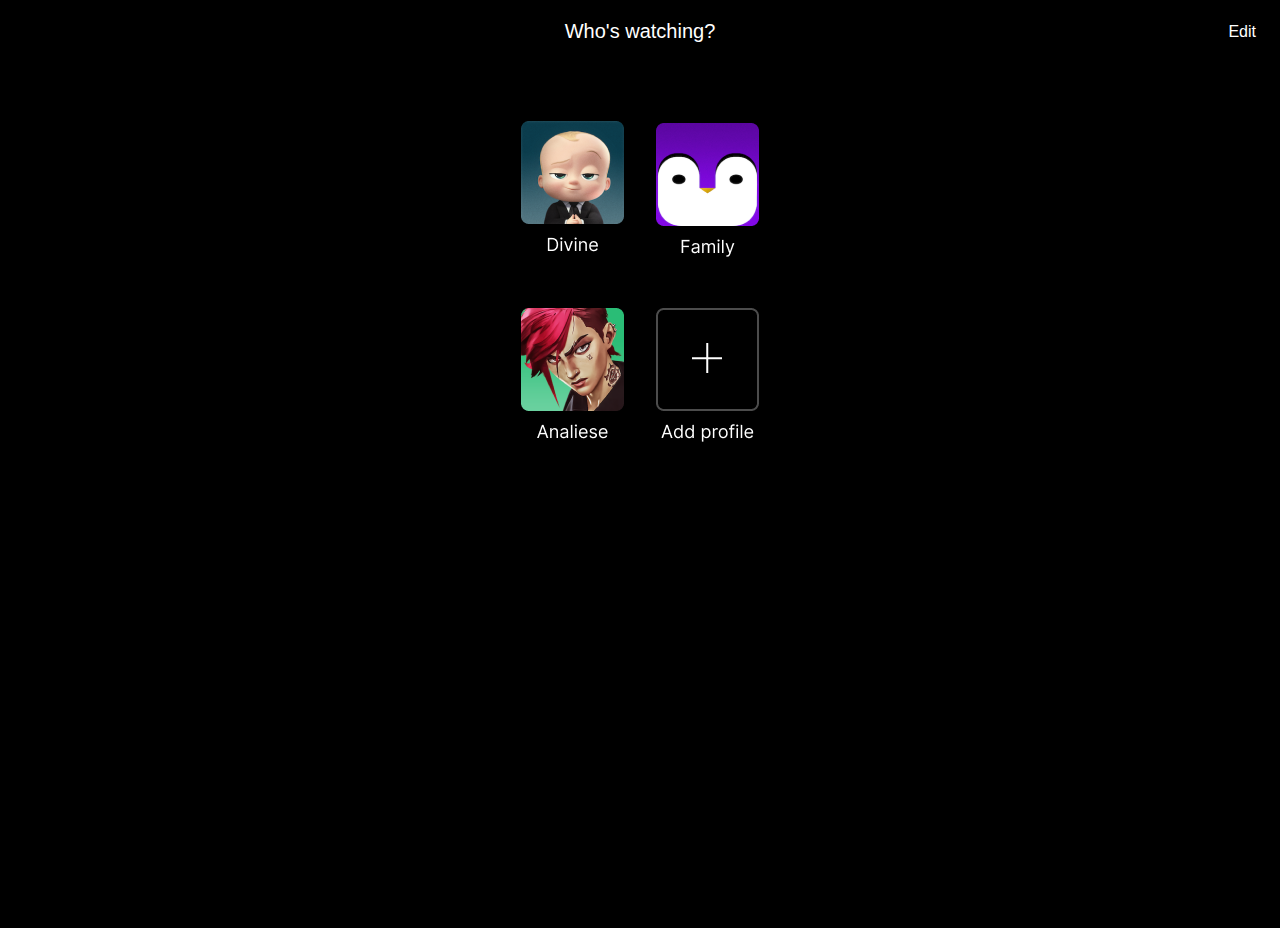
<file: index.html>
<!DOCTYPE html>
<html lang="en">

<head>
    <meta charset="UTF-8">
    <meta name="viewport" content="width=device-width, initial-scale=1.0">
    <title>Netflix</title>
    <link rel="stylesheet" href="screen1.css">
</head>

<body>
    <div class="container">
           <div class="text">
            <p class="first">Who's watching?</p>
 <p class="second">Edit</p>
           </div>
        
        <div class="profiles">
            <div class="first2-profiles">
               <a href="homepage.html"><img src="/assets/profile-page/Profile.png"></a>
                <img src="/assets/profile-page/Profile2.png">
            </div>
            <div class="second2-profiles">
                <img src="/assets/profile-page/Profile3.png">
                <img src="/assets/profile-page/Profile4.png" alt="">
            </div>
        </div>
        
    </div>
</body>

</html>
</file>
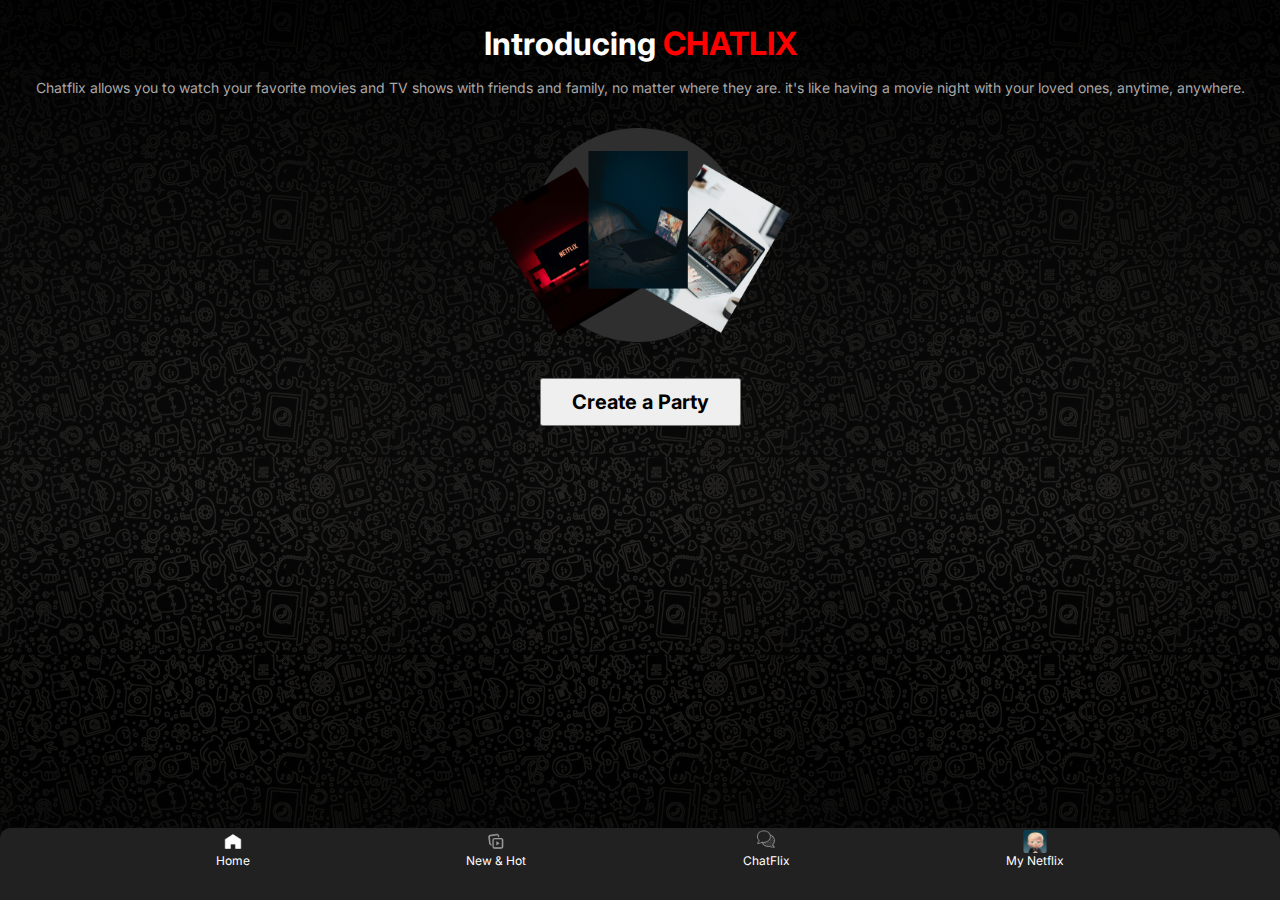
<file: chatflix.html>
<!DOCTYPE html>
<html lang="en">
  <head>
    <meta charset="UTF-8" />
    <meta name="viewport" content="width=device-width, initial-scale=1.0" />
    <title>TeamProject/Netflix</title>
    <link rel="stylesheet" href="chatflix.css" />
    <link rel="preconnect" href="https://fonts.googleapis.com" />
    <link rel="preconnect" href="https://fonts.gstatic.com" crossorigin />
    <link
      href="https://fonts.googleapis.com/css2?family=Inter:wght@100..900&display=swap"
      rel="stylesheet"
    />
  </head>

  <body>
    <div class="Content">
      <div class="infor">
        <h1 class="Chatflix">Introducing <span>CHATLIX</span></h1>
        <p class="p">
          Chatflix allows you to watch your favorite movies and TV shows with
          friends and family, no matter where they are. it's like having a movie
          night with your loved ones, anytime, anywhere.
        </p>
      </div>
      <div class="img">
        <img src="/assets/chatflixImg.png" />
      </div>

      <a href="/friends.html"><button>Create a Party</button></a>
      <div class="navbar">
        <div class="icon">
            <img src="/assets/homepage-page/Home.png" alt="Home" />
            <p>Home</p>
        </div>
        <div class="icon">
            <img src="/assets/homepage-page/New.png" alt="New & Hot" />
            <p>New & Hot</p>
        </div>
        <div class="icon">
            <a href="/chatflix.html"><img src="/assets/homepage-page/Chat.png" alt="ChatFlix" /></a>
            <p>ChatFlix</p>
        </div>
        <div class="icon">
            <img src="/assets/homepage-page/Frame 20.png" alt="My Netflix" />
            <p>My Netflix</p>
        </div>
        </div>
    </div>
   
      
  </body>
</html>
</file>
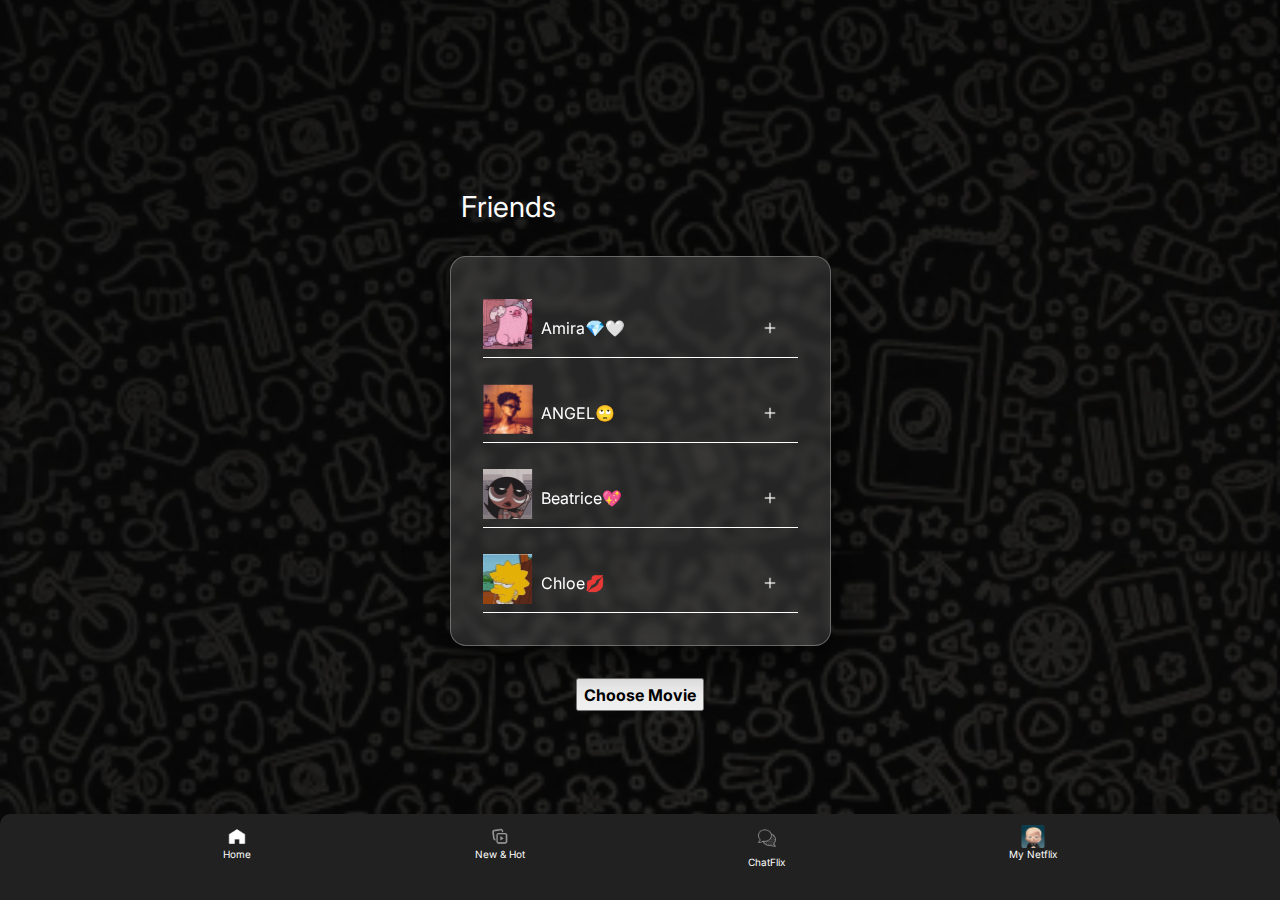
<file: friends.html>
<!DOCTYPE html>
<html lang="en">
  <head>
    <meta charset="UTF-8" />
    <meta name="viewport" content="width=device-width, initial-scale=1.0" />
    <title>Netflix</title>
    <link rel="stylesheet" href="friends.css" />
    <link rel="preconnect" href="https://fonts.googleapis.com" />
    <link rel="preconnect" href="https://fonts.gstatic.com" crossorigin />
    <link
      href="https://fonts.googleapis.com/css2?family=Caveat:wght@400..700&family=Epilogue:ital,wght@0,100..900;1,100..900&family=Inter:wght@100..900&family=Libre+Baskerville:ital,wght@0,400;0,700;1,400&family=Open+Sans:ital,wght@0,300..800;1,300..800&family=Poppins:ital,wght@0,100;0,200;0,300;0,400;0,500;0,600;0,700;0,800;0,900;1,100;1,200;1,300;1,400;1,500;1,600;1,700;1,800;1,900&display=swap"
      rel="stylesheet"
    />
    <link rel="preconnect" href="https://fonts.googleapis.com" />
    <link rel="preconnect" href="https://fonts.gstatic.com" crossorigin />
    <link
      href="https://fonts.googleapis.com/css2?family=Caveat:wght@400..700&family=Epilogue:ital,wght@0,100..900;1,100..900&family=Inter:wght@100..900&family=Libre+Baskerville:ital,wght@0,400;0,700;1,400&family=Open+Sans:ital,wght@0,300..800;1,300..800&family=Poppins:ital,wght@0,100;0,200;0,300;0,400;0,500;0,600;0,700;0,800;0,900;1,100;1,200;1,300;1,400;1,500;1,600;1,700;1,800;1,900&display=swap"
      rel="stylesheet"
    />
  </head>

  <body>
    <section class="body">
      <div class="body-container">
        <div>
          <p class="Friends">Friends</p>
        </div>
        <div class="profile-container">
          <div class="profile">
            <div class="box">
              <img src="/assets/friend1.png" />
              <p>Amira💎🤍</p>
            </div>
            <div class="icon-image">
              <img src="./assets/add animation.svg" class="done-image" id="add-friend" />
            </div>
          </div>
          <div class="profile">
            <div class="box">
              <img src="./assets/friend2.png" />
              <p>ANGEL🙄</p>
            </div>
            <div class="icon-image">
              <img src="./assets/add animation.svg" class="done-image" />
            </div>
          </div>
          <div class="profile">
            <div class="box">
              <img src="./assets/friend3.png" />
              <p>Beatrice💖</p>
            </div>
            <div class="icon-image">
              <img src="./assets/add animation.svg" class="done-image" />
            </div>
          </div>
          <div class="profile">
            <div class="box">
              <img src="./assets/friend4.png" />
              <p>Chloe💋</p>
            </div>
            <div class="icon-image">
              <img src="./assets/add animation.svg" class="done-image" />
            </div>
          </div>
        </div>
      </div>
      <a href="/search.html"><button class="button">Choose Movie</button></a>
      <div class="navbar">
        <div class="icon">
            <img src="/assets/homepage-page/Home.png" alt="Home" />
            <p>Home</p>
        </div>
        <div class="icon">
            <img src="/assets/homepage-page/New.png" alt="New & Hot" />
            <p>New & Hot</p>
        </div>
        <div class="icon">
            <a href="/chatflix.html"><img src="/assets/homepage-page/Chat.png" alt="ChatFlix" /></a>
            <p>ChatFlix</p>
        </div>
        <div class="icon">
            <img src="/assets/homepage-page/Frame 20.png" alt="My Netflix" />
            <p>My Netflix</p>
        </div>
        </div>
    </div>
    </section>
   
    <script src="/friends.js"></script>
  </body>
</html>
</file>
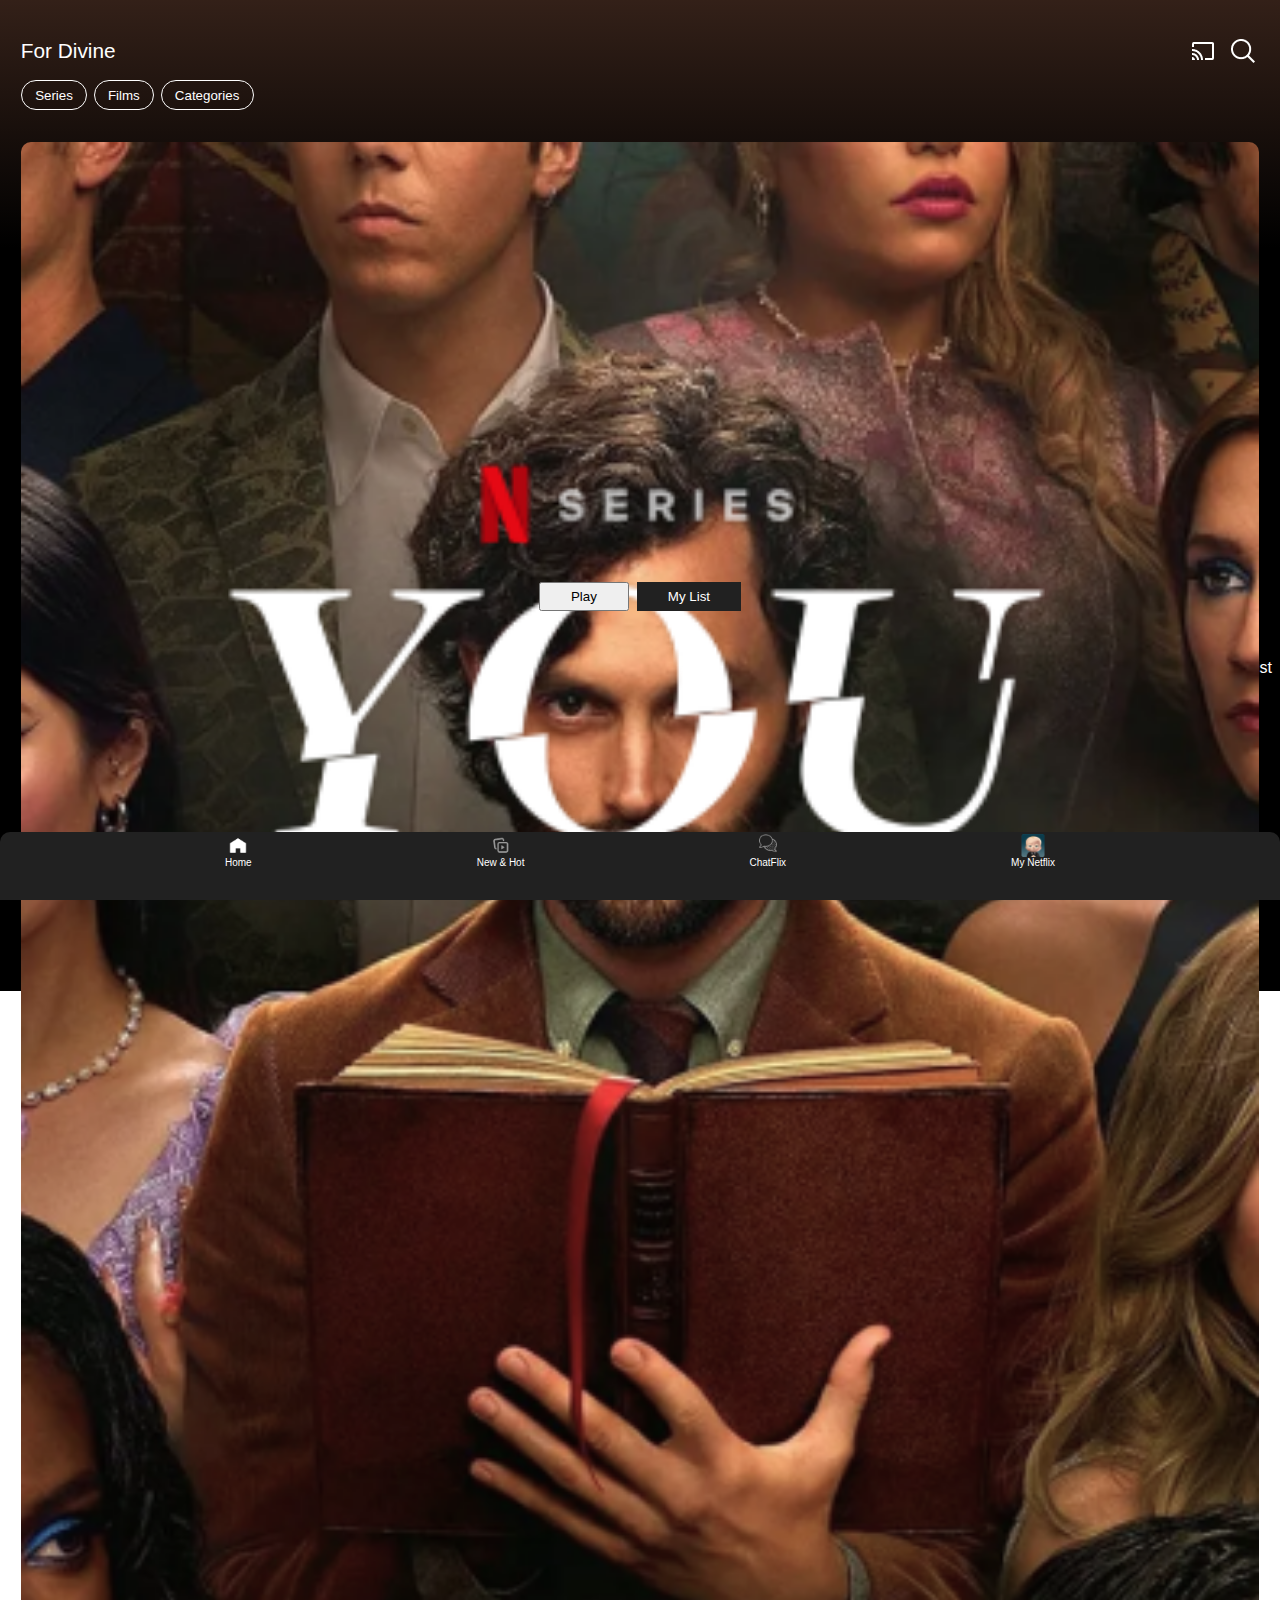
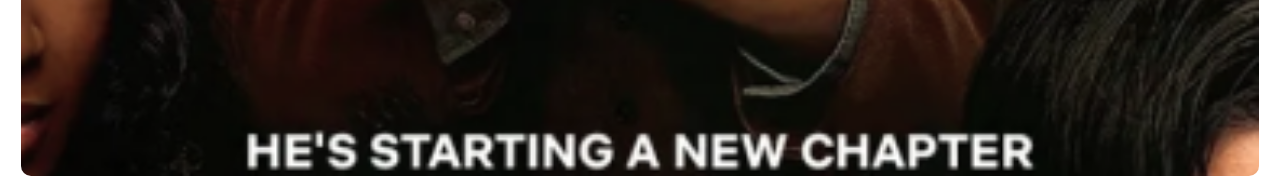
<file: homepage.html>
<!DOCTYPE html>
<html lang="en">
<head>
    <meta charset="UTF-8" />
    <meta name="viewport" content="width=device-width, initial-scale=1.0" />
    <title>HomePage</title>
    <link rel="stylesheet" href="homepage.css" />
</head>
<body>
    <div class="container">
        <div class="introductory-container">
            <div class="name">
                <p>For Divine</p>
            </div>
            <div class="introductory-icons">
                <img src="/assets/homepage-page/Broadcast 32.png" alt="Broadcast Icon" />
                <img src="/assets/homepage-page/Search.png" alt="Search Icon" />
            </div>
        </div>
        <div class="buttons">
            <button>Series</button>
            <button>Films</button>
            <button>Categories</button>
        </div>
        <div class="movie-container">
            <div class="movie-image-container">
                <img src="/assets/homepage-page/YOU.png" alt="You" />
                <img src="/assets/homepage-page/logo.png" alt="Logo" />
            </div>
            <div class="play-buttons">
                <button>Play</button>
                <button>My List</button>
            </div>
        </div>
    </div>
    <div class="mobile-games-container">
        <div class="title">
            <p>Mobile Games</p>
            <p>My List</p>
        </div>
        <div class="game-container">
            <div class="game">
                <img src="/assets/homepage-page/image 7.png" alt="Bloons TD 6" />
                <p>Bloons TD 6</p>
                <span>Strategy</span>
            </div>
            <div class="game">
                <img src="/assets/homepage-page/image 7.png" alt="Bloons TD 6" />
                <p>Bloons TD 6</p>
                <span>Strategy</span>
            </div>
            <div class="game">
                <img src="/assets/homepage-page/image 7.png" alt="Bloons TD 6" />
                <p>Bloons TD 6</p>
                <span>Strategy</span>
            </div>
            <div class="game">
                <img src="/assets/homepage-page/image 7.png" alt="Bloons TD 6" />
                <p>Bloons TD 6</p>
                <span>Strategy</span>
            </div>
        </div>
    </div>
    <div class="movies">
        <div class="title">
            <p>Popular on Netflix</p>
        </div>
        <div class="popular-movie" id="popularMovies">
            <!-- Dynamic popular movies will be inserted here -->
        </div>
    </div>
    <div class="movies m2">
        <div class="title">
            <p>Retro Movies</p>
        </div>
        <div class="popular-movie" id="retroMovies">
            <!-- Dynamic retro movies will be inserted here -->
        </div>
    </div>
    <div class="navbar">
        <div class="icon">
            <img src="/assets/homepage-page/Home.png" alt="Home" />
            <p>Home</p>
        </div>
        <div class="icon">
            <img src="/assets/homepage-page/New.png" alt="New & Hot" />
            <p>New & Hot</p>
        </div>
        <div class="icon">
            <a href="/chatflix.html"><img src="/assets/homepage-page/Chat.png" alt="ChatFlix" /></a>
            <p>ChatFlix</p>
        </div>
        <div class="icon">
            <img src="/assets/homepage-page/Frame 20.png" alt="My Netflix" />
            <p>My Netflix</p>
        </div>
        </div>
    </div>
    <script src="homepage.js"></script>
</body>
</html>
</file>
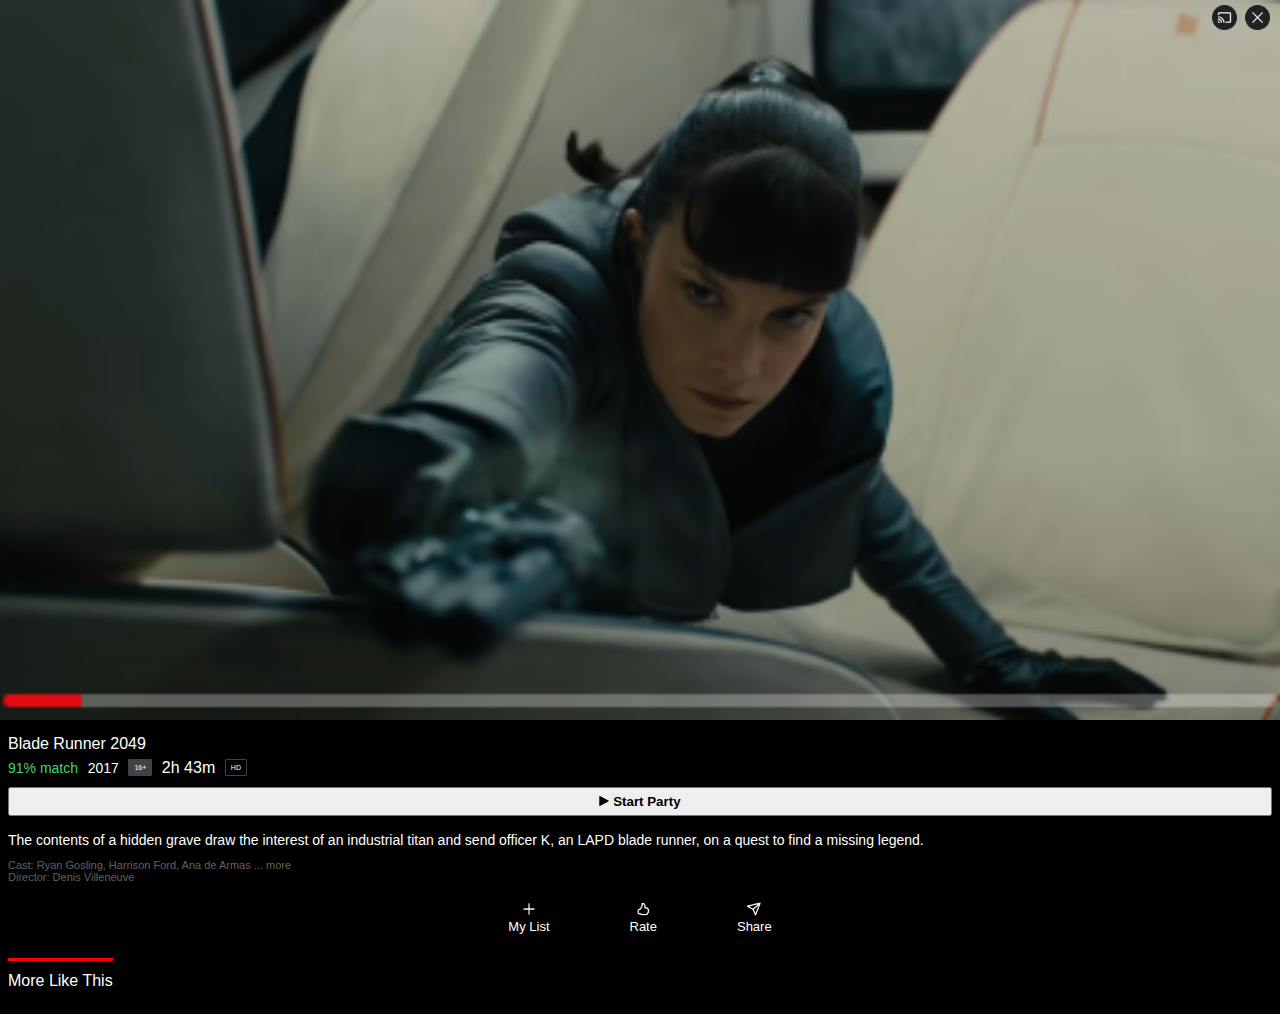
<file: searchdetails.html>
<!DOCTYPE html>
<html lang="en">
  <head>
    <meta charset="UTF-8" />
    <meta name="viewport" content="width=device-width, initial-scale=1.0" />
    <title>Document</title>
    <link rel="stylesheet" href="/searchdetails.css" />
  </head>
  <body>
    <div class="movie-container">
      <img src="/assets/searchdetails-page/preview.png" alt="" />
    </div>
    <div class="buttons">
      <a href="#"> <img src="/assets/searchdetails-page/broadcast.png" alt="" width="25px"></a>
      <a href="/friends.html">  <img src="/assets/searchdetails-page/cancel.png" alt="" width="25px"></a>
    </div>
    <div class="container">
      <div class="details">
        <p>Blade Runner 2049</p>
        <p>
          <span>91% match</span> <span>2017</span> <span>16+</span>
          <span>2h 43m</span> <span>HD</span>
        </p>
      </div>
      <div class="start-party-button-container">
       <a href="/play.html"><button class="start-party">
          <img
            src="/assets/searchdetails-page/Polygon 1.png"
            alt=""
            width="10px"
          />
          Start Party
        </button></a>
      </div>
      <div class="description-container">
        <p class="description">
          The contents of a hidden grave draw the interest of an industrial
          titan and send officer K, an LAPD blade runner, on a quest to find a
          missing legend.
        </p>
        <p class="cast">
            Cast: Ryan Gosling, Harrison Ford, Ana de Armas ... more
            <span>Director: Denis Villeneuve</span>
        </p>
      </div>
      <div class="actions">
        <div class="action">
            <img src="/assets/searchdetails-page/Add.png" alt="" width="20px">
            <p>My List</p>
        </div>
        <div class="action">
            <img src="/assets/searchdetails-page/Rate.png" alt="" width="20px">
            <p>Rate</p>
        </div>
        <div class="action">
            <img src="/assets/searchdetails-page/Share.png" alt="" width="20px">
            <p>Share</p>
        </div>
      </div>
      <div class="more-like-this">
        <span>More Like This</span>
        <div class="more-movies">

        </div>
      </div>
    </div>
    <script src="/searchdetails.js"></script>
  </body>
</html>
</file>
<file: screen1.css>
body{
    background-color: #000000;
}
.container{
    background-color: black;
    height: 100vh;
}

.text{
    color: white;
    font-size: 20px;
    font-family: 'Roboto', sans-serif;
}
.first{
    text-align: center;
}
.second{
    text-align: right;
    margin-right: 1em;
    margin-top: -2.5em;
    font-size: 0.8em;
}
.profiles{
    display: flex;
    flex-direction: column;
    gap: 3em;
    margin-top: 5em;
    justify-content: center;
}
.first2-profiles{
    display: flex;
    justify-content: center;
    align-items: center;
    gap: 2em;
}
.second2-profiles{
    width: 100%;
    display: flex;
    justify-content: center;
    align-items: center;
    gap: 2em;
}
</file>
<file: chatflix.css>
*{
  margin: 0;
  padding: 0;
  box-sizing: border-box;
  color: white;
  font-family: "Inter", sans-serif;
}
body {
  background-image: url(/assets/Default.png);
  display: flex;
  flex-direction: column;
  justify-content: flex-start;
  align-items: center;
  font-family: "Inter", sans-serif;
  overflow: hidden;
}
.navbar {
  position: fixed;
  bottom: 0;
  z-index: 1;
  width: 100%;
  display: flex;
  justify-content: space-evenly;
  background-color: #212121;
  padding: 2em 0em;
  padding-bottom: 1em;
  padding-top: 0.1em;
  border-radius: 10px 10px 0px 0px;
}
.icon {
  display: flex;
  flex-direction: column;
  justify-content: center;
  align-items: center;
}
.icon img {
  width: 24px;
}

.icon p {
  font-size: 10px;
}
a {
  text-decoration: none;
  color: white;
}
span {
  color: red;
}
.infor {
  color: white;
  text-align: center;
}

.infor span {
  color: red;
}

.Chatflix {
  font-size: 2em;
  font-weight: bolder;
  margin-bottom: 0.5em;
}

.p {
  color: #aaa7a7;
  font-size: 14px;
  width: 100%;
}

.Content {
  display: flex;
  flex-direction: column;
  justify-content: center;
  align-items: center;
  gap: 2em;
  padding: 1em;
  margin: 0.5em auto;
  flex: 1;
}

button {
  padding: 0.5em 1.5em;
  font-family: "Inter", sans-serif;
  font-size: 20px;
  font-weight: bold;
  color: black;
}

.img img {
  max-width: 300px;
}

.navbar {
  position: fixed;
  bottom: 0;
  left: 0;
  right: 0;
  z-index: 1;
  display: flex;
  justify-content: space-evenly;
  background-color: #212121;
  padding: 2em 0em;
  padding-top: 0.1em;
  border-radius: 10px 10px 0px 0px;
  color: white;
}

.icon {
  display: flex;
  flex-direction: column;
  justify-content: center;
  align-items: center;
}

.icon img {
  width: 24px;
}

.icon p {
  font-size: 12px;
}

a {
  text-decoration: none;
  color: white;
}
</file>
<file: friends.css>
* {
  margin: 0;
  padding: 0;
}
body {
  background-image: url("./assets/Default.png");
  background-attachment: fixed;
  background-position: center;
  background-size: cover;
  padding: 10px;
  height: 100vh;
}
section {
  display: flex;
  justify-content: center;
  align-items: center;
  height: 100%;
}
.body-container {
  display: flex;
  justify-content: right;
}

.body {
  color: white;
  font-family: "Inter", sans-serif;
  font-size: 32px;
  display: flex;
  flex-direction: column;
}

.Friends {
  font-family: "Inter", sans-serif;
  font-size: 0.9em;
  margin-left: 0.4em;
}

.profile-container {
  margin: 1em auto;
  border-radius: 10px;
  height: fit-content;
  width: 40vh;
  display: flex;
  align-self: center;
  flex-direction: column;
  gap: 0.5em;
  padding: 1em;
  background: rgba(255, 255, 255, 0.119);
  border-radius: 16px;
  box-shadow: 0 10px 40px rgba(0, 0, 0, 0.749);
  backdrop-filter: blur(5px);
  -webkit-backdrop-filter: blur(5px);
  border: 0.1px solid rgba(255, 255, 255, 0.3);
}

.profile {
  display: flex;
  flex-direction: row;
  align-self: center;
  width: 45vh;
  align-items: center;
  border-bottom: 0.5px solid white;
  height: fit-content;
  margin-top: 10px;
  font-family: "Inter", sans-serif;
  font-size: 0.5em;
  justify-content: space-between;
}

.box {
  display: flex;
  flex-direction: row;
}

.profile img {
  height: 50px;
  width: 50px;
}

.icon-image {
  display: flex;
  align-items: flex-end;
  margin-right: 20px;
}

.icon-image img {
  height: 18px;
  width: 16px;
}
.box {
  display: flex;
  justify-content: center;
  align-items: center;
  gap: 0.5em;
}
.box img {
  margin-bottom: 0.5em;
}
.button {
  width: 8em;
  display: flex;
  align-items: center;
  justify-content: center;
  align-self: center;
  margin-bottom: 20px;
  font-family: "Inter", sans-serif;
  font-weight: bold;
  font-size: 0.5em;
  padding: 0.3em;
}
.body-container {
  display: flex;
  flex-direction: column;
  justify-content: center;
}
.navbar {
  position: fixed;
  bottom: 0;
  z-index: 1;
  width: 100%;
  display: flex;
  justify-content: space-evenly;
  background-color: #212121;
  padding: 2em 0em;
  padding-bottom: 1em;
  padding-top: 0.1em;
  border-radius: 10px 10px 0px 0px;
}
.icon {
  display: flex;
  flex-direction: column;
  justify-content: center;
  align-items: center;
}
.icon img {
  width: 24px;
}

.icon p {
  font-size: 10px;
}
a {
  text-decoration: none;
  color: white;
}
.done-image {
  transition: opacity 0.3s ease-in-out;
}

.hidden {
  opacity: 0;
}

@media (min-width: 380px) {
  .profile-container {
    width: 35vh;
  }
  .profile {
    width: 35vh;
  }
}
@media (min-width: 400px) {
  .profile-container {
    width: fit-content;
    padding: 1em 1em;
  }
}
</file>
<file: homepage.css>
* {
  padding: 0;
  margin: 0;
  box-sizing: border-box;
}

body {
  background: linear-gradient(
    to bottom,
    rgba(30, 9, 0, 0.906),
    rgba(0, 0, 0, 1) 25%
  );
  background-repeat: no-repeat;
  color: white;
  font-family: "Roboto", sans-serif;
}

.container {
  padding: 1em 1.3em;
  padding-top: 2.2em;
}

.introductory-container {
  display: flex;
  justify-content: space-between;
  align-items: center;
}

.name p {
  font-size: 1.3em;
}

.introductory-icons {
  display: flex;
  gap: 0.5em;
}

.introductory-icons img {
  width: 32px;
  height: 32px;
}

.buttons {
  display: flex;
  gap: 0.4em;
  margin-top: 0.8em;
}

.buttons button {
  background-color: transparent;
  color: white;
  border: 1px solid white; /* Adjusted border width */
  border-radius: 20px;
  padding: 0.5em 1em;
}

.movie-image-container {
  display: flex;
  justify-content: center;
  align-items: center;
  margin-top: 2em;
  position: relative;
}

.movie-image-container img {
  width: 100%;
  border-radius: 10px;
  position: absolute;
  top: 0;
  left: 0;
  z-index: 1;
}

.movie-image-container img:last-child {
  top: 250px;
  left: 0;
  z-index: 1; /* Lowered z-index */
}

.play-buttons {
  display: flex;
  gap: 0.5em;
  justify-content: center; /* Centered buttons horizontally */
  position: relative;
  margin-top: 370px; /* Adjusted margin top */
}

.play-buttons button {
  color: black;
  font-weight: 200;
  padding: 5px 30px;
  z-index: 1;
}
.play-buttons button:last-child {
  background-color: #212121;
  color: white;
  border: 1px solid transparent;
}
.mobile-games-container {
  padding: 2em;
  padding-right: 0.5em;
  padding-bottom: 1em;
}
.title {
  display: flex;
  justify-content: space-between;
  margin-bottom: 0.5em;
}
.title p:first-child {
  font-weight: bold;
}
.game-container,
.popular-movie {
  display: flex;
  gap: 0.5em;
}
.game img {
  border-radius: 20px;
  width: 110px;
  height: 110px;
}
.game p {
  font-size: 0.89em;
}
.game span {
  font-size: 0.8em;
  color: grey;
}
.game-container, .popular-movie {
  display: flex;
  gap: 0.5em;
  overflow-x: scroll; /* Added overflow-x property */
}

.game {
  border-radius: 20px;
  /* Removed width property */
  height: 150px;
}

/* Optional styling */
.game-container::-webkit-scrollbar, .popular-movie::-webkit-scrollbar {
  display: none;
}

.navbar {
  position: fixed;
  bottom: 0;
  z-index: 1;
  width: 100%;
  display: flex;
  justify-content: space-evenly;
  background-color: #212121;
  padding: 2em 0em;
  padding-top: 0.1em;
  border-radius: 10px 10px 0px 0px;
}
.icon {
  display: flex;
  flex-direction: column;
  justify-content: center;
  align-items: center;
}
.icon img {
  width: 24px;
}
.icon p {
  font-size: 10px;
}
.movies {
  padding: 0 2em;
  padding-right: .5em;
  overflow-x: scroll;
  margin-top: .75em;
}
a{
  text-decoration: none;
  color: white;
}
.movies::-webkit-scrollbar {
  display: none;
}
.movie img {
    width: 100px;  /* Adjust width as necessary */
    height: 150px; /* Adjust height as necessary */
    object-fit: cover; /* Ensures the image covers the set dimensions without distortion */
    border-radius: 5px;
}
.m2{
  margin-bottom: 4em;
}
/*media queries*/
@media (min-width: 391px){
  .play-buttons{
    margin-top: 440px;
  }
  .movie-image-container img:last-child{
    top: 300px;
  }
}
@media (min-width: 390px) and (max-width: 400px){
  .play-buttons{
    margin-top: 400px;
  }
  .movie-image-container img:last-child{
    top: 270px;
  }
}
@media (max-width: 361px){
  .play-buttons{
    margin-top: 340px;
  }
  .movie-image-container img:last-child{
    top: 230px;
  }
}
</file>
<file: searchdetails.css>
* {
  margin: 0;
  padding: 0;
  box-sizing: border-box;
}
body {
  background-color: black;
  color: white;
  font-family: "Roboto", sans-serif;
}
.movie-container img {
  width: 100%;
}
.container {
  padding: 0.5em;
}
.details {
  margin: 0.2em 0em;
}
a{
  text-decoration: none;
  color: white;
}
.details p {
  display: flex;
  align-items: center;
  gap: 0.6em;
  margin-bottom: 0.35em;
}
.details p span:nth-of-type(1) {
  color: #45d468;
  font-size: 14px;
}
.details p span:nth-of-type(2) {
  font-size: 14px;
}
.details p span:nth-of-type(3),
.details p span:nth-of-type(5) {
  display: flex;
  align-items: center;
  border: 1px solid transparent;
  background-color: #ffffff42;
  padding: 4px 5px;
  border-radius: 1px;
  font-size: 7px;
}
.details p span:nth-of-type(5) {
  background-color: transparent;
  border-color: #ffffff42;
}
.start-party {
  width: 100%;
  padding: 5px;
  font-weight: bold;
  margin-top: 5px;
}
.description {
  font-size: 14px;
}
.description-container {
  margin: 1em 0;
}
.cast {
  font-size: 11px;
  margin: 1em 0;
  color: rgba(255, 255, 255, 0.39);
}
.cast span {
  display: block;
}
.actions {
  display: flex;
  justify-content: center;
  align-items: center;
  gap: 5em;
  margin-bottom: 1.5em;
}
.action {
  display: flex;
  flex-direction: column;
  justify-content: center;
  align-items: center;
}
.action p {
  font-size: 13px;
}
.more-like-this span {
  display: inline-block;
  padding-top: 0.7em;
  border-top: 3px solid red;
}
.buttons {
  position: absolute;
  top: 5px;
  right: 10px;
  display: flex;
  gap: 0.5em;
}
.more-movies {
    display: flex;
    justify-content: center;
    margin-top: 1em;
    flex-wrap: wrap;
    gap: .5em;
  }
  
  .movie {
    flex: 1 1 calc(33.33% - 1em); /* 3 columns with some gap */
    max-width: calc(43.33% - 1em);
    text-align: center;
  }
  
  .movie img {
    width: 100%;
    border-radius: 8px;
  }
  
  .movie p {
    margin-top: 0.5em;
    font-size: 12px;
    color: #fff;
  }
</file>
